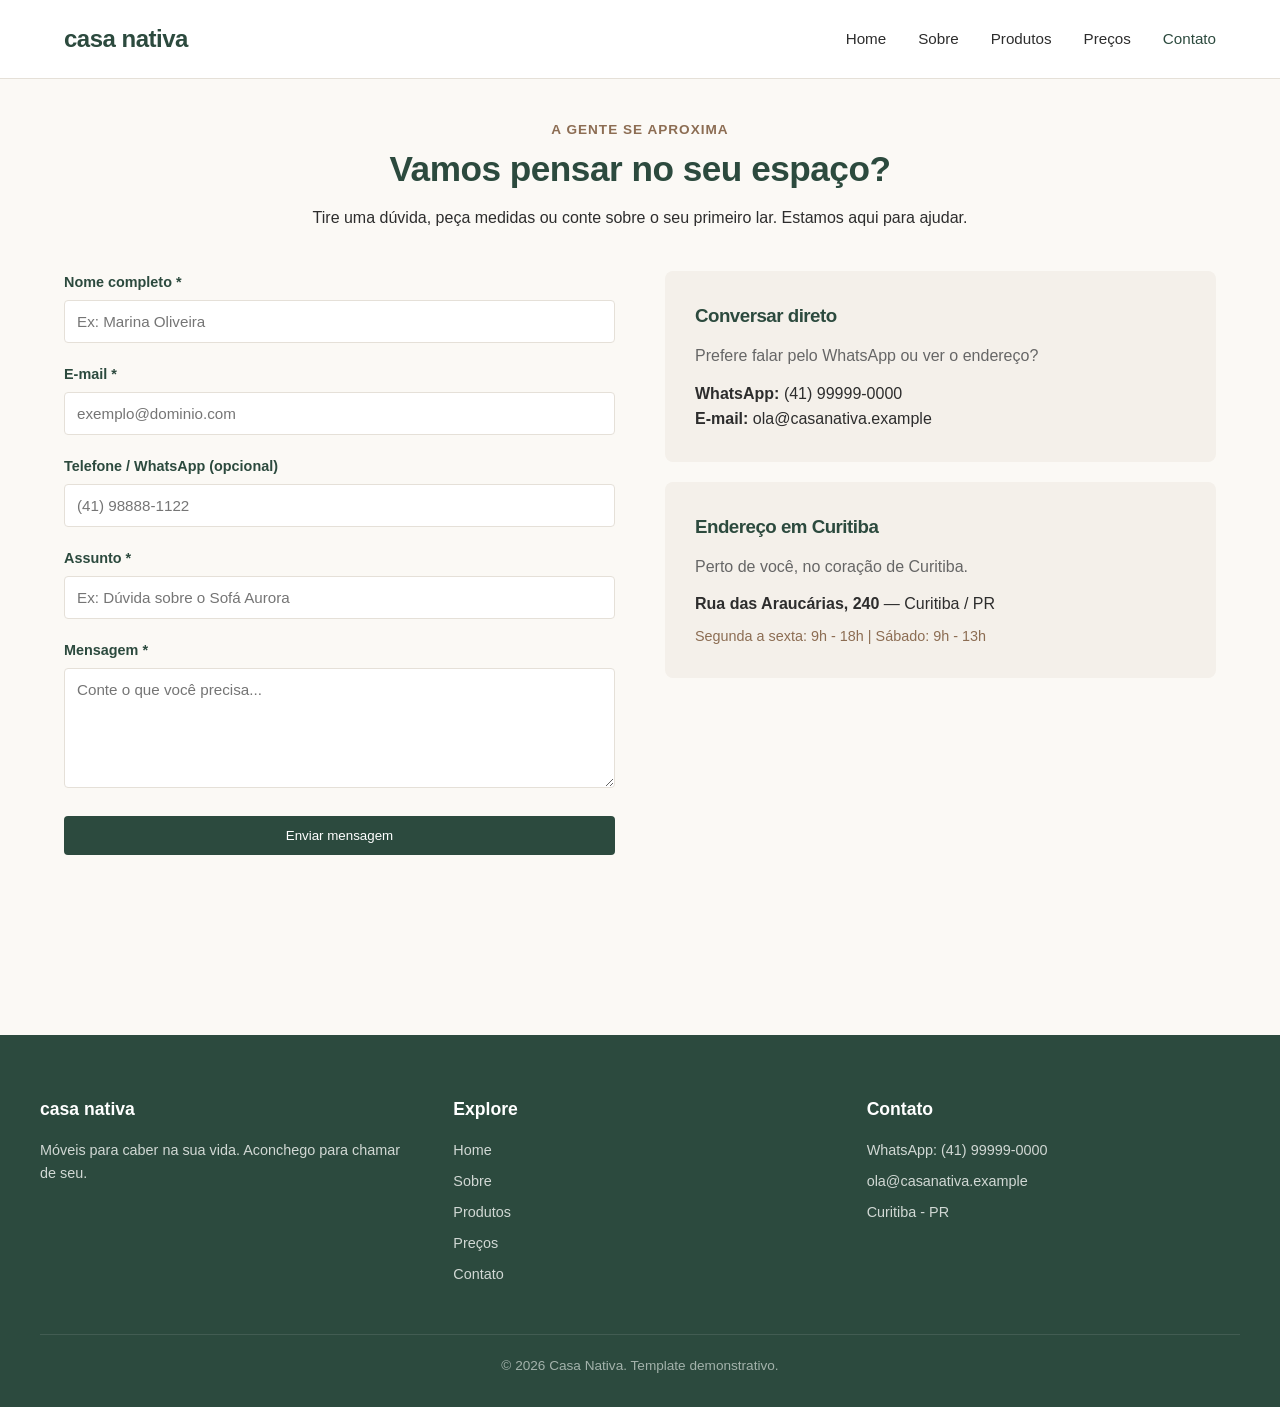
<file: casa-nativa/contato.html>
<!DOCTYPE html>
<html lang="pt-BR">
<head>
    <meta charset="UTF-8">
    <meta name="viewport" content="width=device-width, initial-scale=1.0">
    <title>Contato — Casa Nativa</title>
    <link rel="stylesheet" href="assets/css/style.css">
    <style>
        .page-header {
            text-align: center;
            margin-bottom: 40px;
        }
        .page-header h1 {
            font-size: 2.2rem;
            margin-bottom: 8px;
        }
        .contato-layout {
            display: grid;
            grid-template-columns: 1fr 1fr;
            gap: 50px;
            margin-bottom: 60px;
        }
        .form-group {
            margin-bottom: 20px;
        }
        .form-group label {
            display: block;
            font-size: 0.9rem;
            font-weight: 600;
            margin-bottom: 6px;
            color: var(--cor-primaria);
        }
        .form-control {
            width: 100%;
            padding: 12px;
            border: 1px solid var(--borda-cinza);
            border-radius: 4px;
            font-size: 0.95rem;
            background: var(--branco);
        }
        textarea.form-control {
            resize: vertical;
            height: 120px;
        }
        .info-card {
            background: #F4F0EA;
            padding: 30px;
            border-radius: 8px;
            margin-bottom: 20px;
        }
        .info-card h3 {
            margin-bottom: 12px;
        }
        .alert-sucesso {
            background: #E1EFEA;
            color: #1b4332;
            padding: 15px;
            border-radius: 4px;
            margin-bottom: 20px;
            display: none;
            font-weight: 500;
        }
        @media (max-width: 768px) {
            .contato-layout {
                grid-template-columns: 1fr;
            }
        }
    </style>
</head>
<body>

    <!-- Cabeçalho -->
    <header>
        <div class="header-container">
            <a href="index.html" class="logo">casa nativa</a>
            <ul class="nav-links">
                <li><a href="index.html">Home</a></li>
                <li><a href="sobre.html">Sobre</a></li>
                <li><a href="produtos.html">Produtos</a></li>
                <li><a href="preco.html">Preços</a></li>
                <li><a href="contato.html" class="active">Contato</a></li>
            </ul>
        </div>
    </header>

    <!-- Conteúdo Principal -->
    <main>
        <div class="page-header">
            <p style="text-transform: uppercase; font-size: 0.85rem; letter-spacing: 1px; color: var(--cor-secundaria); font-weight: 600;">A gente se aproxima</p>
            <h1>Vamos pensar no seu espaço?</h1>
            <p>Tire uma dúvida, peça medidas ou conte sobre o seu primeiro lar. Estamos aqui para ajudar.</p>
        </div>

        <div class="contato-layout">
            <!-- Formulário de Contato -->
            <div>
                <div id="alertaSucesso" class="alert-sucesso">
                    Mensagem enviada com sucesso! O dono já pode vê-la no painel administrativo.
                </div>

                <form id="formContato" onsubmit="enviarFormulario(event)">
                    <div class="form-group">
                        <label for="nome">Nome completo *</label>
                        <input type="text" id="nome" class="form-control" required placeholder="Ex: Marina Oliveira">
                    </div>
                    <div class="form-group">
                        <label for="email">E-mail *</label>
                        <input type="email" id="email" class="form-control" required placeholder="exemplo@dominio.com">
                    </div>
                    <div class="form-group">
                        <label for="telefone">Telefone / WhatsApp (opcional)</label>
                        <input type="text" id="telefone" class="form-control" placeholder="(41) 98888-1122">
                    </div>
                    <div class="form-group">
                        <label for="assunto">Assunto *</label>
                        <input type="text" id="assunto" class="form-control" required placeholder="Ex: Dúvida sobre o Sofá Aurora">
                    </div>
                    <div class="form-group">
                        <label for="mensagem">Mensagem *</label>
                        <textarea id="mensagem" class="form-control" required placeholder="Conte o que você precisa..."></textarea>
                    </div>
                    <button type="submit" class="btn" style="width: 100%;">Enviar mensagem</button>
                </form>
            </div>

            <!-- Informações de Atendimento -->
            <div>
                <div class="info-card">
                    <h3>Conversar direto</h3>
                    <p style="color: var(--cor-texto-suave); margin-bottom: 12px;">Prefere falar pelo WhatsApp ou ver o endereço?</p>
                    <p><strong>WhatsApp:</strong> (41) 99999-0000</p>
                    <p><strong>E-mail:</strong> ola@casanativa.example</p>
                </div>
                <div class="info-card">
                    <h3>Endereço em Curitiba</h3>
                    <p style="color: var(--cor-texto-suave); margin-bottom: 12px;">Perto de você, no coração de Curitiba.</p>
                    <p><strong>Rua das Araucárias, 240</strong> — Curitiba / PR</p>
                    <p style="margin-top: 8px; font-size: 0.9rem; color: var(--cor-secundaria);">Segunda a sexta: 9h - 18h | Sábado: 9h - 13h</p>
                </div>
            </div>
        </div>
    </main>

    <!-- Rodapé -->
    <footer>
        <div class="footer-container">
            <div class="footer-col">
                <h4>casa nativa</h4>
                <p>Móveis para caber na sua vida. Aconchego para chamar de seu.</p>
            </div>
            <div class="footer-col">
                <h4>Explore</h4>
                <a href="index.html">Home</a>
                <a href="sobre.html">Sobre</a>
                <a href="produtos.html">Produtos</a>
                <a href="preco.html">Preços</a>
                <a href="contato.html">Contato</a>
            </div>
            <div class="footer-col">
                <h4>Contato</h4>
                <p>WhatsApp: (41) 99999-0000</p>
                <p>ola@casanativa.example</p>
                <p>Curitiba - PR</p>
            </div>
        </div>
        <div class="footer-bottom">
            <p>&copy; 2026 Casa Nativa. Template demonstrativo.</p>
        </div>
    </footer>

    <script src="assets/js/app.js"></script>
    <script>
        function enviarFormulario(event) {
            event.preventDefault();
            
            const novaMensagem = {
                nome: document.getElementById('nome').value,
                email: document.getElementById('email').value,
                telefone: document.getElementById('telefone').value,
                assunto: document.getElementById('assunto').value,
                mensagem: document.getElementById('mensagem').value
            };

            enviarMensagem(novaMensagem);

            document.getElementById('alertaSucesso').style.display = 'block';
            document.getElementById('formContato').reset();

            setTimeout(() => {
                document.getElementById('alertaSucesso').style.display = 'none';
            }, 5000);
        }
    </script>
</body>
</html>
</file>
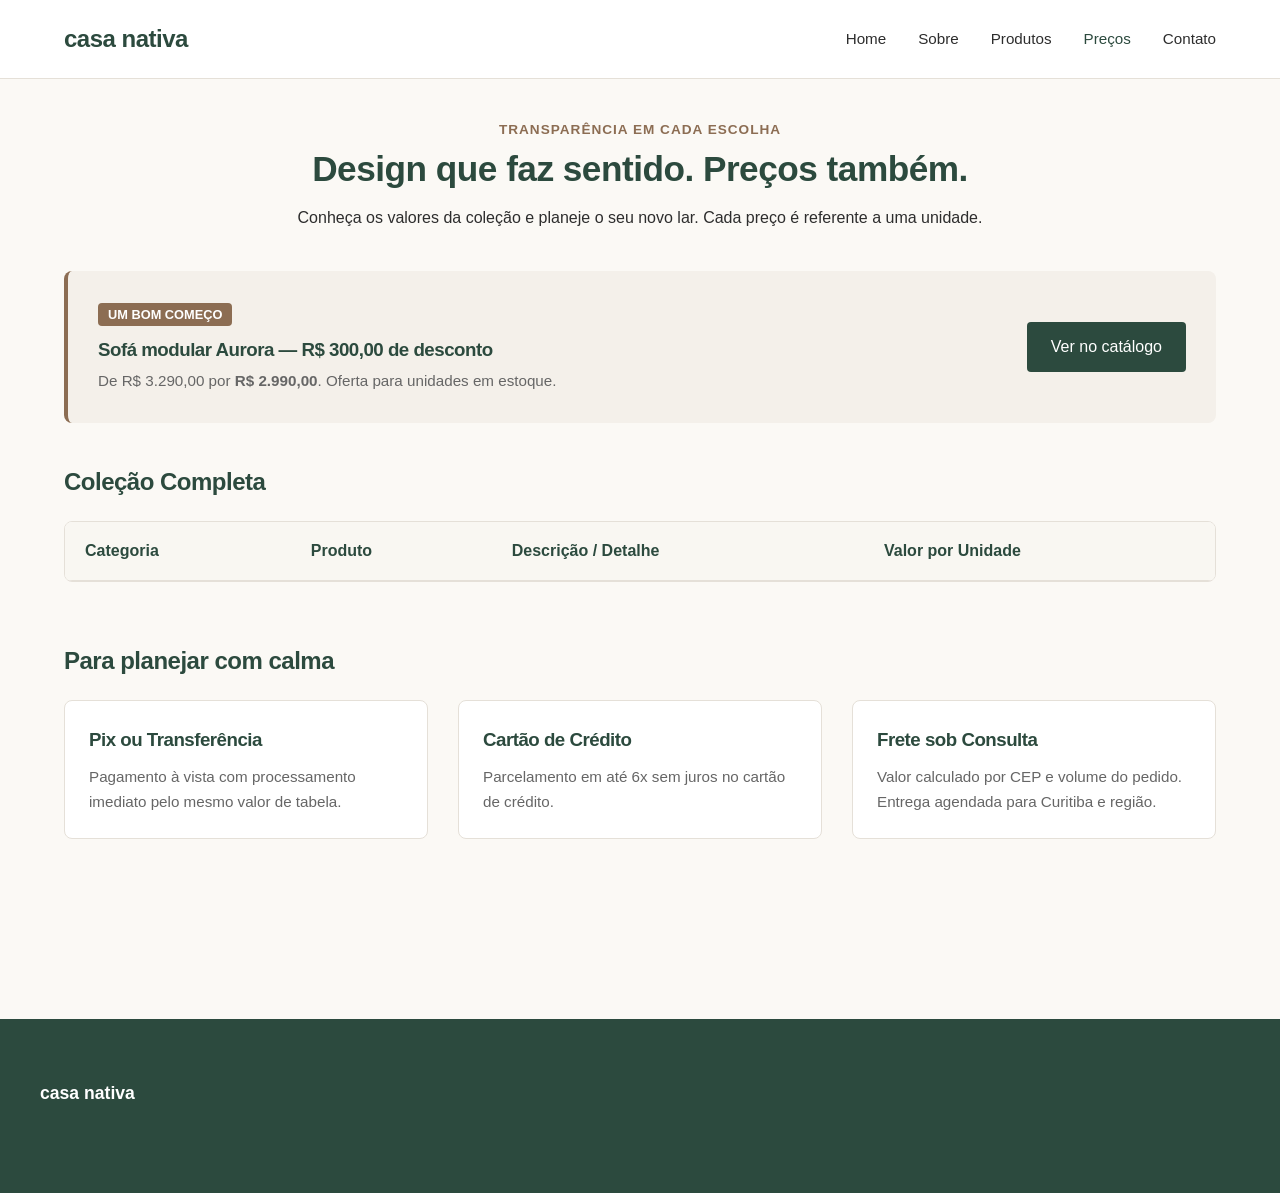
<file: casa-nativa/preco.html>
<!DOCTYPE html>
<html lang="pt-BR">
<head>
    <meta charset="UTF-8">
    <meta name="viewport" content="width=device-width, initial-scale=1.0">
    <title>Preços e Condições — Casa Nativa</title>
    <link rel="stylesheet" href="assets/css/style.css">
    <style>
        .page-header {
            text-align: center;
            margin-bottom: 40px;
        }
        .page-header h1 {
            font-size: 2.2rem;
            margin-bottom: 8px;
        }

        /* Banner Destaque */
        .oferta-banner {
            background: #F4F0EA;
            padding: 30px;
            border-radius: 8px;
            display: flex;
            justify-content: space-between;
            align-items: center;
            flex-wrap: wrap;
            gap: 20px;
            margin-bottom: 40px;
            border-left: 4px solid var(--cor-secundaria);
        }
        .oferta-tag {
            background: var(--cor-secundaria);
            color: var(--branco);
            font-size: 0.8rem;
            font-weight: 600;
            padding: 4px 10px;
            border-radius: 4px;
            text-transform: uppercase;
        }

        /* Tabela de Preços */
        .tabela-container {
            background: var(--branco);
            border: 1px solid var(--borda-cinza);
            border-radius: 8px;
            overflow-x: auto;
            margin-bottom: 60px;
        }
        table {
            width: 100%;
            border-collapse: collapse;
            text-align: left;
        }
        th, td {
            padding: 16px 20px;
            border-bottom: 1px solid var(--borda-cinza);
        }
        th {
            background: #F9F7F2;
            color: var(--cor-primaria);
            font-weight: 600;
        }
        tr:last-child td {
            border-bottom: none;
        }

        /* Condições de Pagamento */
        .condicoes-grid {
            display: grid;
            grid-template-columns: repeat(auto-fit, minmax(280px, 1fr));
            gap: 30px;
            margin-bottom: 60px;
        }
        .condicao-card {
            background: var(--branco);
            border: 1px solid var(--borda-cinza);
            padding: 24px;
            border-radius: 8px;
        }
        .condicao-card h3 {
            margin-bottom: 10px;
            display: flex;
            align-items: center;
            gap: 10px;
        }
    </style>
</head>
<body>

    <!-- Cabeçalho -->
    <header>
        <div class="header-container">
            <a href="index.html" class="logo">casa nativa</a>
            <ul class="nav-links">
                <li><a href="index.html">Home</a></li>
                <li><a href="sobre.html">Sobre</a></li>
                <li><a href="produtos.html">Produtos</a></li>
                <li><a href="preco.html" class="active">Preços</a></li>
                <li><a href="contato.html">Contato</a></li>
            </ul>
        </div>
    </header>

    <!-- Conteúdo Principal -->
    <main>
        <div class="page-header">
            <p style="text-transform: uppercase; font-size: 0.85rem; letter-spacing: 1px; color: var(--cor-secundaria); font-weight: 600;">Transparência em cada escolha</p>
            <h1>Design que faz sentido. Preços também.</h1>
            <p>Conheça os valores da coleção e planeje o seu novo lar. Cada preço é referente a uma unidade.</p>
        </div>

        <!-- Banner de Oferta em Destaque -->
        <div class="oferta-banner">
            <div>
                <span class="oferta-tag">Um bom começo</span>
                <h3 style="margin: 8px 0 4px;">Sofá modular Aurora — R$ 300,00 de desconto</h3>
                <p style="color: var(--cor-texto-suave); font-size: 0.95rem;">De R$ 3.290,00 por <strong>R$ 2.990,00</strong>. Oferta para unidades em estoque.</p>
            </div>
            <a href="produtos.html" class="btn">Ver no catálogo</a>
        </div>

        <!-- Tabela de Preços -->
        <section>
            <h2 style="margin-bottom: 20px;">Coleção Completa</h2>
            <div class="tabela-container">
                <table>
                    <thead>
                        <tr>
                            <th>Categoria</th>
                            <th>Produto</th>
                            <th>Descrição / Detalhe</th>
                            <th>Valor por Unidade</th>
                        </tr>
                    </thead>
                    <tbody id="tabelaPrecos">
                        <!-- Carregado dinamicamente via JS -->
                    </tbody>
                </table>
            </div>
        </section>

        <!-- Condições e Frete -->
        <section>
            <h2 style="margin-bottom: 20px;">Para planejar com calma</h2>
            <div class="condicoes-grid">
                <div class="condicao-card">
                    <h3>Pix ou Transferência</h3>
                    <p style="color: var(--cor-texto-suave); font-size: 0.95rem;">Pagamento à vista com processamento imediato pelo mesmo valor de tabela.</p>
                </div>
                <div class="condicao-card">
                    <h3>Cartão de Crédito</h3>
                    <p style="color: var(--cor-texto-suave); font-size: 0.95rem;">Parcelamento em até 6x sem juros no cartão de crédito.</p>
                </div>
                <div class="condicao-card">
                    <h3>Frete sob Consulta</h3>
                    <p style="color: var(--cor-texto-suave); font-size: 0.95rem;">Valor calculado por CEP e volume do pedido. Entrega agendada para Curitiba e região.</p>
                </div>
            </div>
        </section>
    </main>

    <!-- Rodapé -->
    <footer>
        <div class="footer-container">
            <div class="footer-col">
                <h4>casa nativa</h4>
                <p
</file>
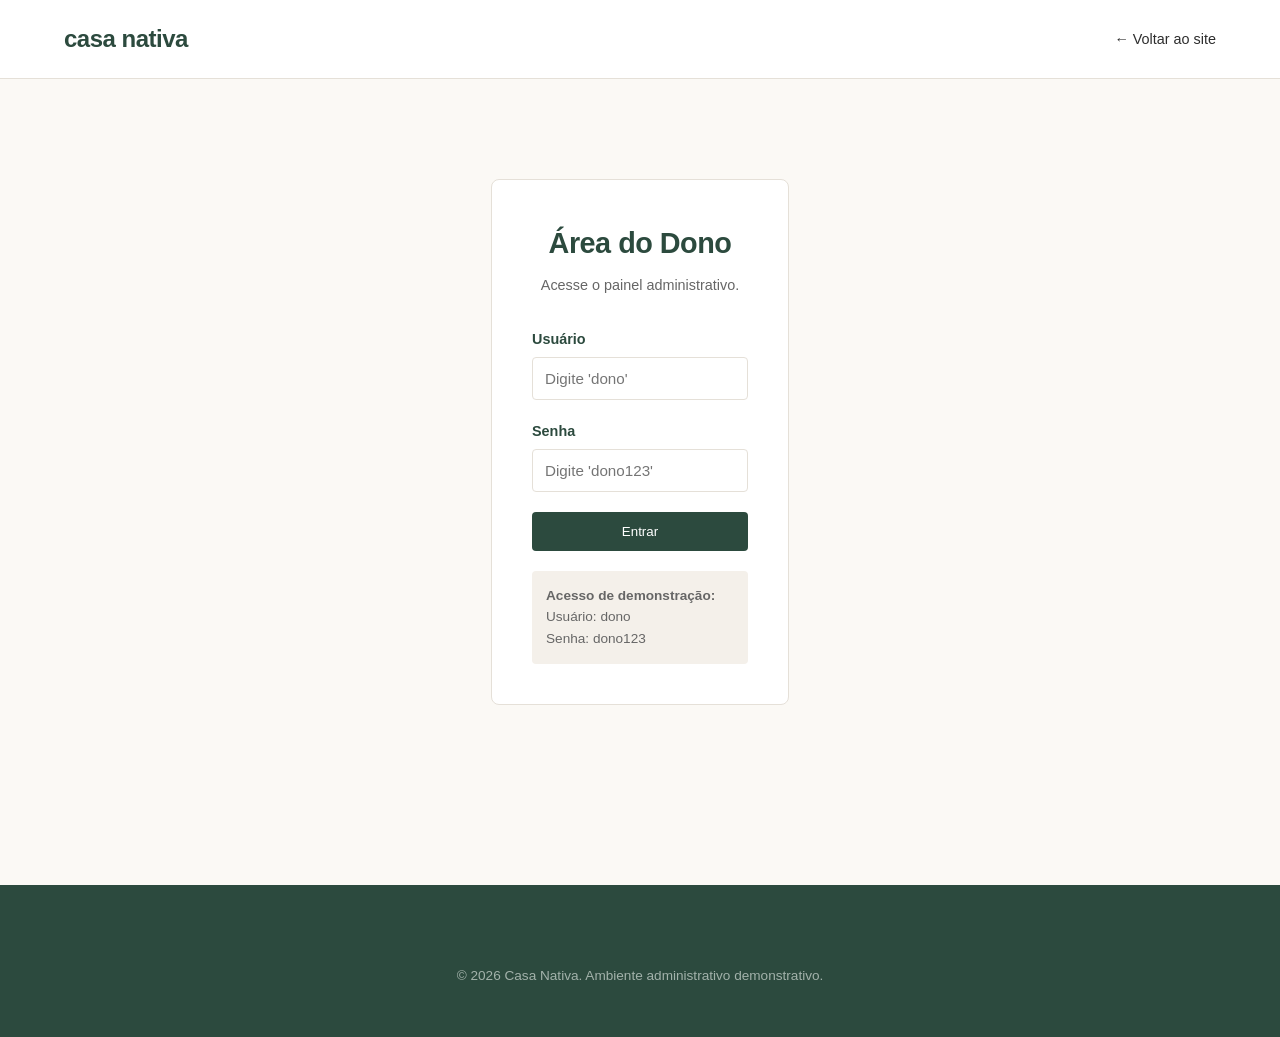
<file: casa-nativa/dono/login.html>
<!DOCTYPE html>
<html lang="pt-BR">
<head>
    <meta charset="UTF-8">
    <meta name="viewport" content="width=device-width, initial-scale=1.0">
    <title>Login — Área do Dono — Casa Nativa</title>
    <link rel="stylesheet" href="../assets/css/style.css">
    <style>
        body {
            display: flex;
            flex-direction: column;
            min-height: 100vh;
            justify-content: space-between;
        }
        .login-container {
            max-width: 420px;
            width: 100%;
            margin: 60px auto;
            background: var(--branco);
            border: 1px solid var(--borda-cinza);
            padding: 40px;
            border-radius: 8px;
        }
        .login-header {
            text-align: center;
            margin-bottom: 30px;
        }
        .login-header h1 {
            font-size: 1.8rem;
            margin-bottom: 8px;
        }
        .form-group {
            margin-bottom: 20px;
        }
        .form-group label {
            display: block;
            font-size: 0.9rem;
            font-weight: 600;
            margin-bottom: 6px;
            color: var(--cor-primaria);
        }
        .form-control {
            width: 100%;
            padding: 12px;
            border: 1px solid var(--borda-cinza);
            border-radius: 4px;
            font-size: 0.95rem;
        }
        .erro-msg {
            color: #b7094c;
            font-size: 0.85rem;
            margin-top: 10px;
            display: none;
            text-align: center;
        }
        .credenciais-info {
            background: #F4F0EA;
            padding: 14px;
            border-radius: 4px;
            font-size: 0.85rem;
            margin-top: 20px;
            color: var(--cor-texto-suave);
        }
    </style>
</head>
<body>

    <header>
        <div class="header-container">
            <a href="../index.html" class="logo">casa nativa</a>
            <a href="../index.html" style="text-decoration: none; color: var(--cor-texto); font-size: 0.9rem;">&larr; Voltar ao site</a>
        </div>
    </header>

    <main>
        <div class="login-container">
            <div class="login-header">
                <h1>Área do Dono</h1>
                <p style="color: var(--cor-texto-suave); font-size: 0.9rem;">Acesse o painel administrativo.</p>
            </div>

            <form id="formLogin" onsubmit="realizarLogin(event)">
                <div class="form-group">
                    <label for="usuario">Usuário</label>
                    <input type="text" id="usuario" class="form-control" required placeholder="Digite 'dono'">
                </div>
                <div class="form-group">
                    <label for="senha">Senha</label>
                    <input type="password" id="senha" class="form-control" required placeholder="Digite 'dono123'">
                </div>
                <button type="submit" class="btn" style="width: 100%;">Entrar</button>
                <div id="erroMsg" class="erro-msg">Usuário ou senha incorretos.</div>
            </form>

            <div class="credenciais-info">
                <strong>Acesso de demonstração:</strong><br>
                Usuário: <code>dono</code><br>
                Senha: <code>dono123</code>
            </div>
        </div>
    </main>

    <footer>
        <div class="footer-bottom" style="border: none; padding: 20px;">
            <p>&copy; 2026 Casa Nativa. Ambiente administrativo demonstrativo.</p>
        </div>
    </footer>

    <script>
        function realizarLogin(event) {
            event.preventDefault();
            const user = document.getElementById('usuario').value;
            const pass = document.getElementById('senha').value;

            if (user === 'dono' && pass === 'dono123') {
                localStorage.setItem('casanativa_logado', 'true');
                window.location.href = 'painel.html';
            } else {
                document.getElementById('erroMsg').style.display = 'block';
            }
        }
    </script>
</body>
</html>
</file>
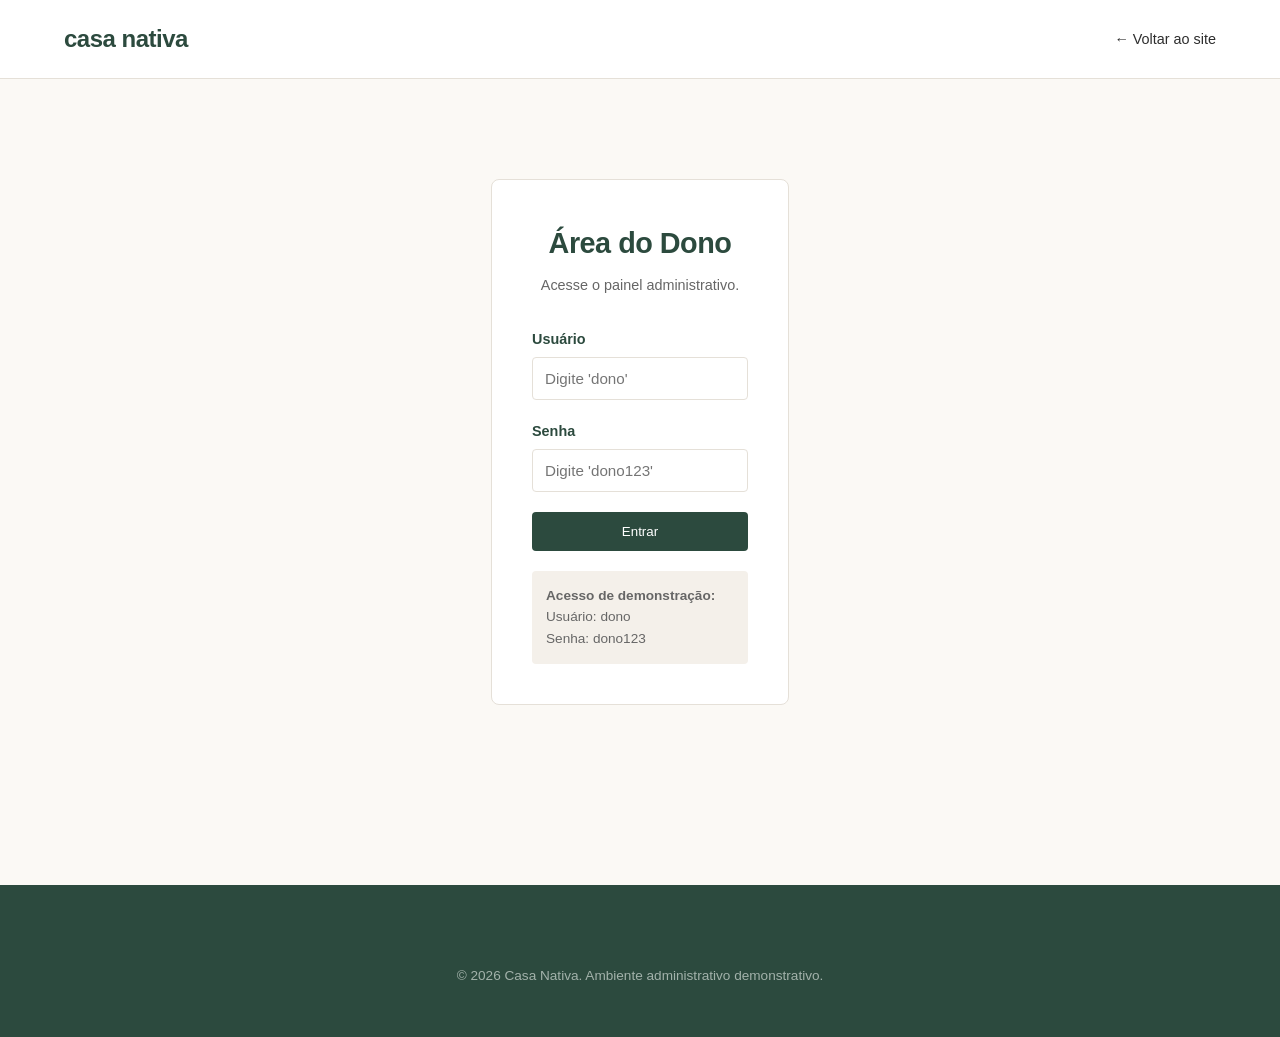
<file: casa-nativa/dono/painel.html>
<!DOCTYPE html>
<html lang="pt-PT">
<head>
    <meta charset="UTF-8">
    <meta name="viewport" content="width=device-width, initial-scale=1.0">
    <title>Painel Administrativo — Casa Nativa</title>
    <link rel="stylesheet" href="../assets/css/style.css">
    <style>
        .admin-layout {
            display: grid;
            grid-template-columns: 240px 1fr;
            min-height: 100vh;
        }
        .sidebar {
            background: var(--cor-primaria);
            color: var(--branco);
            padding: 30px 20px;
            display: flex;
            flex-direction: column;
            justify-content: space-between;
        }
        .sidebar .logo {
            color: var(--branco);
            font-size: 1.3rem;
            margin-bottom: 40px;
            display: block;
        }
        .sidebar-nav {
            list-style: none;
            display: flex;
            flex-direction: column;
            gap: 10px;
            flex: 1;
        }
        .sidebar-nav a {
            color: #d1d8d4;
            text-decoration: none;
            padding: 10px 14px;
            border-radius: 4px;
            display: block;
            transition: background 0.2s;
        }
        .sidebar-nav a:hover, .sidebar-nav a.active {
            background: rgba(255,255,255,0.1);
            color: var(--branco);
        }
        .main-content {
            padding: 40px;
            background: var(--fundo-pagina);
            overflow-y: auto;
        }
        .admin-header {
            display: flex;
            justify-content: space-between;
            align-items: center;
            margin-bottom: 30px;
        }
        .stats-grid {
            display: grid;
            grid-template-columns: repeat(auto-fit, minmax(220px, 1fr));
            gap: 20px;
            margin-bottom: 40px;
        }
        .stat-card {
            background: var(--branco);
            border: 1px solid var(--borda-cinza);
            padding: 20px;
            border-radius: 8px;
        }
        .stat-card h3 {
            font-size: 0.9rem;
            color: var(--cor-texto-suave);
            margin-bottom: 8px;
        }
        .stat-card .valor {
            font-size: 1.8rem;
            font-weight: 700;
            color: var(--cor-primaria);
        }
        .admin-table-container {
            background: var(--branco);
            border: 1px solid var(--borda-cinza);
            border-radius: 8px;
            overflow-x: auto;
            margin-bottom: 40px;
        }
        table {
            width: 100%;
            border-collapse: collapse;
            text-align: left;
        }
        th, td {
            padding: 14px 18px;
            border-bottom: 1px solid var(--borda-cinza);
            font-size: 0.95rem;
        }
        th {
            background: #F9F7F2;
            color: var(--cor-primaria);
        }
        .btn-acao {
            padding: 6px 12px;
            font-size: 0.85rem;
            border-radius: 4px;
            cursor: pointer;
            border: none;
            margin-right: 6px;
        }
        .btn-editar { background: #e9ecef; color: var(--cor-texto); }
        .btn-remover { background: #ffe3e3; color: #c92a2a; }
        .section-admin { display: none; }
        .section-admin.active { display: block; }
        
        /* Modal de Produto */
        .modal-overlay {
            position: fixed;
            top: 0; left: 0; width: 100%; height: 100%;
            background: rgba(0,0,0,0.5);
            display: none; justify-content: center; align-items: center;
            z-index: 2000; padding: 20px;
        }
        .modal-card {
            background: var(--branco); max-width: 500px; width: 100%;
            padding: 30px; border-radius: 8px; position: relative;
        }
        .form-group { margin-bottom: 16px; }
        .form-group label { display: block; font-size: 0.85rem; font-weight: 600; margin-bottom: 6px; }
        .form-control { width: 100%; padding: 10px; border: 1px solid var(--borda-cinza); border-radius: 4px; }
        
        @media (max-width: 768px) {
            .admin-layout { grid-template-columns: 1fr; }
        }
    </style>
</head>
<body>

    <div class="admin-layout">
        <!-- Sidebar -->
        <aside class="sidebar">
            <div>
                <a href="../index.html" class="logo">casa nativa</a>
                <ul class="sidebar-nav">
                    <li><a href="#" onclick="mudarSecao('visao-geral')" class="active" id="nav-visao-geral">Visão Geral</a></li>
                    <li><a href="#" onclick="mudarSecao('produtos')" id="nav-produtos">Gerenciar Produtos</a></li>
                    <li><a href="#" onclick="mudarSecao('mensagens')" id="nav-mensagens">Mensagens (<span id="contadorMsg">0</span>)</a></li>
                    <li><a href="#" onclick="mudarSecao('negocio')" id="nav-negocio">Dados do Negócio</a></li>
                </ul>
            </div>
            <div>
                <a href="../index.html" target="_blank" style="color: #d1d8d4; text-decoration: none; font-size: 0.9rem; display: block; margin-bottom: 12px;">&rarr; Ver site como cliente</a>
                <a href="#" onclick="sair()" style="color: #ff8787; text-decoration: none; font-size: 0.9rem; display: block;">&larr; Sair</a>
            </div>
        </aside>

        <!-- Conteúdo Principal Admin -->
        <main class="main-content">
            
            <!-- SECÇÃO: VISÃO GERAL -->
            <section id="sec-visao-geral" class="section-admin active">
                <div class="admin-header">
                    <h1>Visão Geral</h1>
                    <p style="color: var(--cor-texto-suave);">Olá, dono. Acompanhe a sua coleção e conversas.</p>
                </div>

                <div class="stats-grid">
                    <div class="stat-card">
                        <h3>Produtos Cadastrados</h3>
                        <div class="valor" id="statTotalProdutos">0</div>
                    </div>
                    <div class="stat-card">
                        <h3>Mensagens Novas</h3>
                        <div class="valor" id="statTotalMensagens">0</div>
                    </div>
                    <div class="stat-card">
                        <h3>Último Produto</h3>
                        <div class="valor" id="statUltimoProduto" style="font-size: 1.1rem; margin-top: 10px;">-</div>
                    </div>
                </div>

                <h2>Produtos em Destaque</h2>
                <p style="color: var(--cor-texto-suave); margin-bottom: 20px;">Resumo rápido da coleção atual.</p>
                <div class="admin-table-container">
                    <table>
                        <thead>
                            <tr>
                                <th>Produto</th>
                                <th>Categoria</th>
                                <th>Preço</th>
                                <th>Estoque</th>
                            </tr>
                        </thead>
                        <tbody id="tabelaResumoDestaques"></tbody>
                    </table>
                </div>
            </section>

            <!-- SECÇÃO: GERENCIAR PRODUTOS -->
            <section id="sec-produtos" class="section-admin">
                <div class="admin-header">
                    <h1>Gerenciar Produtos</h1>
                    <button class="btn" onclick="abrirModalProduto()">Adicionar produto +</button>
                </div>

                <div class="admin-table-container">
                    <table>
                        <thead>
                            <tr>
                                <th>Nome</th>
                                <th>Categoria</th>
                                <th>Preço</th>
                                <th>Estoque</th>
                                <th>Status</th>
                                <th>Ações</th>
                            </tr>
                        </thead>
                        <tbody id="tabelaAdminProdutos"></tbody>
                    </table>
                </div>
            </section>

            <!-- SECÇÃO: MENSAGENS -->
            <section id="sec-mensagens" class="section-admin">
                <div class="admin-header">
                    <h1>Mensagens Recebidas</h1>
                    <p style="color: var(--cor-texto-suave);">Contatos enviados pelo site público.</p>
                </div>

                <div id="listaMensagensAdmin"></div>
            </section>

            <!-- SECÇÃO: DADOS DO NEGÓCIO -->
            <section id="sec-negocio" class="section-admin">
                <div class="admin-header">
                    <h1>Dados do Negócio</h1>
                    <p style="color: var(--cor-texto-suave);">Informações consistentes exibidas no site.</p>
                </div>

                <div style="background: var(--branco); padding: 30px; border: 1px solid var(--borda-cinza); border-radius: 8px; max-width: 600px;">
                    <div class="form-group">
                        <label>Nome da Marca</label>
                        <input type="text" class="form-control" value="Casa Nativa" disabled>
                    </div>
                    <div class="form-group">
                        <label>WhatsApp / Telefone</label>
                        <input type="text" class="form-control" value="(41) 99999-0000" disabled>
                    </div>
                    <div class="form-group">
                        <label>E-mail de Contato</label>
                        <input type="text" class="form-control" value="ola@casanativa.example" disabled>
                    </div>
                    <div class="form-group">
                        <label>Endereço</label>
                        <input type="text" class="form-control" value="Rua das Araucárias, 240 - Curitiba/PR" disabled>
                    </div>
                    <p style="font-size: 0.85rem; color: var(--cor-secundaria); margin-top: 15px;">Estes dados são demonstrativos e estruturais para o template.</p>
                </div>
            </section>

        </main>
    </div>

    <!-- Modal Adicionar/Editar Produto -->
    <div class="modal-overlay" id="modalProdutoAdmin">
        <div class="modal-card">
            <h2 id="modalTitulo" style="margin-bottom: 20px;">Adicionar Novo Produto</h2>
            <form id="formProdutoAdmin" onsubmit="salvarProdutoAdmin(event)">
                <input type="hidden" id="prodId">
                <div class="form-group">
                    <label>Nome do Produto</label>
                    <input type="text" id="prodNome" class="form-control" required>
                </div>
                <div class="form-group">
                    <label>Categoria</label>
                    <select id="prodCategoria" class="form-control">
                        <option value="Sofás">Sofás</option>
                        <option value="Poltronas">Poltronas</option>
                        <option value="Mesas">Mesas</option>
                        <option value="Cadeiras">Cadeiras</option>
                        <option value="Estantes">Estantes</option>
                        <option value="Aparadores">Aparadores</option>
                        <option value="Bancos">Bancos</option>
                    </select>
                </div>
                <div class="form-group">
                    <label>Preço (R$)</label>
                    <input type="number" step="0.01" id="prodPreco" class="form-control" required>
                </div>
                <div class="form-group">
                    <label>Estoque (unidades)</label>
                    <input type="number" id="prodEstoque" class="form-control" required>
                </div>
                <div class="form-group">
                    <label>URL da Imagem</label>
                    <input type="text" id="prodImagem" class="form-control" required placeholder="https://...">
                </div>
                <div class="form-group">
                    <label>Descrição</label>
                    <textarea id="prodDescricao" class="form-control" rows="3" required></textarea>
                </div>
                <div style="display: flex; gap: 10px; justify-content: flex-end; margin-top: 20px;">
                    <button type="button" class="btn btn-outline" onclick="fecharModalProduto()">Cancelar</button>
                    <button type="submit" class="btn">Salvar Produto</button>
                </div>
            </form>
        </div>
    </div>

    <script src="../assets/js/app.js"></script>
    <script>
        // Verificar autenticação
        if (localStorage.getItem('casanativa_logado') !== 'true') {
            window.location.href = 'login.html';
        }

        function sair() {
            localStorage.removeItem('casanativa_logado');
            window.location.href = 'login.html';
        }

        function mudarSecao(secId) {
            document.querySelectorAll('.section-admin').forEach(s => s.classList.remove('active'));
            document.querySelectorAll('.sidebar-nav a').forEach(a => a.classList.remove('active'));
            
            document.getElementById('sec-' + secId).classList.add('active');
            document.getElementById('nav-' + secId).classList.add('active');
            
            carregarDadosPainel();
        }

        document.addEventListener('DOMContentLoaded', () => {
            carregarDadosPainel();
        });

        function carregarDadosPainel() {
            const produtos = obterProdutos();
            const mensagens = obterMensagens();

            // Estatísticas
            document.getElementById('statTotalProdutos').textContent = produtos.length;
            document.getElementById('statTotalMensagens').textContent = mensagens.filter(m => !m.lida).length;
            document.getElementById('contadorMsg').textContent = mensagens.filter(m => !m.lida).length;
            
            if(produtos.length > 0) {
                document.getElementById('statUltimoProduto').textContent = produtos[produtos.length - 1].nome;
            }

            // Tabela Resumo Visão Geral
            document.getElementById('tabelaResumoDestaques').innerHTML = produtos.slice(0, 4).map(p => `
                <tr>
                    <td><strong>${p.nome}</strong></td>
                    <td>${p.categoria}</td>
                    <td>R$ ${p.preco.toLocaleString('pt-BR', {minimumFractionDigits: 2})}</td>
                    <td>${p.estoque} un.</td>
                </tr>
            `).join('');

            // Tabela Gerenciar Produtos
            document.getElementById('tabelaAdminProdutos').innerHTML = produtos.map(p => `
                <tr>
                    <td><strong>${p.nome}</strong></td>
                    <td>${p.categoria}</td>
                    <td>R$ ${p.preco.toLocaleString('pt-BR', {minimumFractionDigits: 2})}</td>
                    <td>${p.estoque}</td>
                    <td>${p.visivel ? 'Visível' : 'Oculto'}</td>
                    <td>
                        <button class="btn-acao btn-editar" onclick="editarProdutoModal(${p.id})">Editar</button>
                        <button class="btn-acao btn-remover" onclick="deletarProduto(${p.id})">Remover</button>
                    </td>
                </tr>
            `).join('');

            // Lista de Mensagens
            const containerMsg = document.getElementById('listaMensagensAdmin');
            if(mensagens.length === 0) {
                containerMsg.innerHTML = `<p style="color: var(--cor-texto-suave);">Nenhuma mensagem recebida ainda.</p>`;
            } else {
                containerMsg.innerHTML = mensagens.map(m => `
                    <div style="background: var(--branco); border: 1px solid var(--borda-cinza); padding: 20px; border-radius: 8px; margin-bottom: 15px;">
                        <div style="display: flex; justify-content: space-between; margin-bottom: 8px;">
                            <strong>${m.nome} (${m.email})</strong>
                            <span style="font-size: 0.85rem; color: var(--cor-texto-suave);">${m.data}</span>
                        </div>
                        <p style="font-size: 0.9rem; font-weight: 600; color: var(--cor-primaria); margin-bottom: 6px;">Assunto: ${m.assunto}</p>
                        <p style="font-size: 0.95rem; margin-bottom: 12px;">${m.mensagem}</p>
                        <button class="btn-acao btn-editar" onclick="removerMensagem(${m.id})">Excluir mensagem</button>
                    </div>
                `).join('');
            }
        }

        // Funções Modal Produto
        function abrirModalProduto() {
            document.getElementById('modalTitulo').textContent = 'Adicionar Novo Produto';
            document.getElementById('formProdutoAdmin').reset();
            document.getElementById('prodId').value = '';
            document.getElementById('modalProdutoAdmin').style.display = 'flex';
        }

        function fecharModalProduto() {
            document.getElementById('modalProdutoAdmin').style.display = 'none';
        }

        function editarProdutoModal(id) {
            const produtos = obterProdutos();
            const p = produtos.find(item => item.id === id);
            if(!p) return;

            document.getElementById('modalTitulo').textContent = 'Editar Produto';
            document.getElementById('prodId').value = p.id;
            document.getElementById('prodNome').value = p.nome;
            document.getElementById('prodCategoria').value = p.categoria;
            document.getElementById('prodPreco').value = p.preco;
            document.getElementById('prodEstoque').value = p.estoque;
            document.getElementById('prodImagem').value = p.imagem;
            document.getElementById('prodDescricao').value = p.descricao;

            document.getElementById('modalProdutoAdmin').style.display = 'flex';
        }

        function salvarProdutoAdmin(event) {
            event.preventDefault();
            const id = document.getElementById('prodId5').value || document.getElementById('prodId').value;
            const produtoDados = {
                nome: document.getElementById('prodNome').value,
                categoria: document.getElementById('prodCategoria').value,
                preco: Number(document.getElementById('prodPreco').value),
                estoque: Number(document.getElementById('prodEstoque').value),
                imagem: document.getElementById('prodImagem').value,
                descricao: document.getElementById('prodDescricao').value,
                visivel: true
            };

            if(id) {
                editarProduto(id, produtoDados);
            } else {
                adicionarProduto(produtoDados);
            }

            fecharModalProduto();
            carregarDadosPainel();
        }

        function deletarProduto(id) {
            if(confirm('Tem certeza que deseja remover este produto?')) {
                removerProduto(id);
                carregarDadosPainel();
            }
        }

        function removerMensagem(id) {
            let mensagens = obterMensagens();
            mensagens = mensagens.filter(m => m.id !== id);
            localStorage.setItem('casanativa_mensagens', JSON.stringify(mensagens));
            carregarDadosPainel();
        }
    </script>
</body>
</html>
</file>
<file: casa-nativa/assets/css/style.css>
/* Reset e Variáveis Globais */
* {
    margin: 0;
    padding: 0;
    box-sizing: border-box;
    font-family: 'Inter', -apple-system, BlinkMacSystemFont, 'Segoe UI', Roboto, sans-serif;
}

:root {
    --cor-primaria: #2C4A3E; /* Verde Acolhedor / Natural */
    --cor-secundaria: #8C6D53; /* Tom de Madeira / Terra */
    --fundo-pagina: #FBF9F5; /* Off-white / Linho */
    --cor-texto: #2D2D2D;
    --cor-texto-suave: #666666;
    --branco: #FFFFFF;
    --borda-cinza: #E5E0D8;
}

body {
    background-color: var(--fundo-pagina);
    color: var(--cor-texto);
    line-height: 1.6;
}

/* Cabeçalho Fixo */
header {
    background-color: var(--branco);
    border-bottom: 1px solid var(--borda-cinza);
    position: sticky;
    top: 0;
    z-index: 1000;
}

.header-container {
    max-width: 1200px;
    margin: 0 auto;
    padding: 20px 24px;
    display: flex;
    justify-content: space-between;
    align-items: center;
}

.logo {
    font-size: 1.5rem;
    font-weight: 700;
    color: var(--cor-primaria);
    text-decoration: none;
    letter-spacing: -0.5px;
}

.nav-links {
    display: flex;
    gap: 32px;
    list-style: none;
}

.nav-links a {
    text-decoration: none;
    color: var(--cor-texto);
    font-weight: 500;
    font-size: 0.95rem;
    transition: color 0.2s;
}

.nav-links a:hover, .nav-links a.active {
    color: var(--cor-primaria);
}

/* Botões e Ações */
.btn {
    display: inline-block;
    background-color: var(--cor-primaria);
    color: var(--branco);
    padding: 12px 24px;
    border-radius: 4px;
    text-decoration: none;
    font-weight: 500;
    border: none;
    cursor: pointer;
    transition: background 0.2s;
}

.btn:hover {
    background-color: #1f352c;
}

.btn-outline {
    background-color: transparent;
    border: 1px solid var(--cor-primaria);
    color: var(--cor-primaria);
}

.btn-outline:hover {
    background-color: var(--cor-primaria);
    color: var(--branco);
}

/* Estrutura Geral de Conteúdo */
main {
    max-width: 1200px;
    margin: 0 auto;
    padding: 40px 24px;
}

/* Secções Genéricas */
h1, h2, h3 {
    color: var(--cor-primaria);
    letter-spacing: -0.5px;
}

/* Rodapé */
footer {
    background-color: var(--cor-primaria);
    color: var(--branco);
    padding: 60px 24px 30px;
    margin-top: 80px;
}

.footer-container {
    max-width: 1200px;
    margin: 0 auto;
    display: grid;
    grid-template-columns: repeat(auto-fit, minmax(250px, 1fr));
    gap: 40px;
    margin-bottom: 40px;
}

.footer-col h4 {
    margin-bottom: 16px;
    font-size: 1.1rem;
}

.footer-col p, .footer-col a {
    color: #d1d8d4;
    font-size: 0.9rem;
    text-decoration: none;
    display: block;
    margin-bottom: 8px;
}

.footer-bottom {
    max-width: 1200px;
    margin: 0 auto;
    padding-top: 20px;
    border-top: 1px solid rgba(255,255,255,0.1);
    text-align: center;
    font-size: 0.85rem;
    color: #a3b2ab;
}

/* Responsividade Básica */
@media (max-width: 768px) {
    .header-container {
        flex-direction: column;
        gap: 16px;
    }
    .nav-links {
        gap: 16px;
        flex-wrap: wrap;
        justify-content: center;
    }
}
</file>
